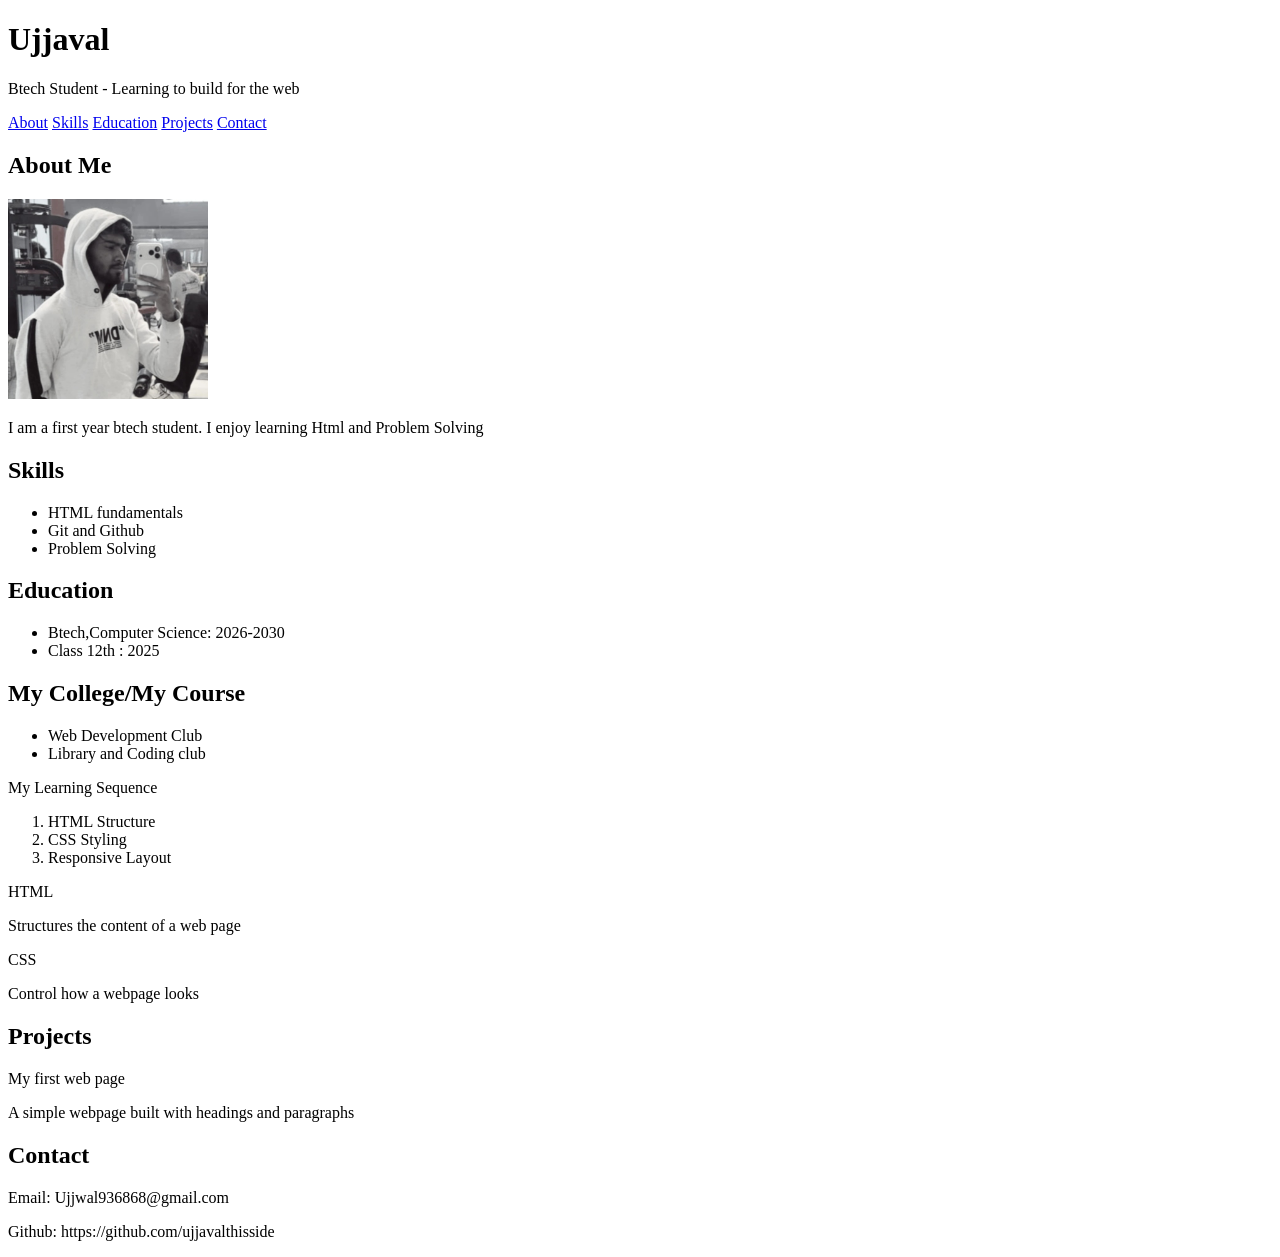
<file: Assignment-1/index.html>
<!DOCTYPE html>
<html lang="en">
<head>
    <meta charset="UTF-8">
    <meta name="viewport" content="width=device-width, initial-scale=1.0">
    <title>Portfolio </title>
</head>
<body>
    <header>
    <h1>Ujjaval</h1>

    <p>Btech Student - Learning to build for the web</p>
    <nav>
        <a href="#about">About</a>
        <a href="#skills">Skills</a>
        <a href="#education">Education</a>
        <a href="#projects">Projects</a>
        <a href="#contact">Contact</a>


    </nav>
</header>
<main>
    <section id ="about">
    <h2>About Me</h2>
    <img src="src/myimage.jpg.jpeg" alt="myimage" width="200px"/>
    <p>I am a first year btech student. I enjoy learning Html and Problem Solving</p>
    </section>
    <section id ="skills" >
    <h2>Skills</h2>
    <ul>
        <li> HTML fundamentals</li>
        <li> Git and Github</li>
        <li>Problem Solving</li>
    </ul>
    </section>
    <section id ="education">
    <h2>Education</h2>
    <ul>
        <li>Btech,Computer Science: 2026-2030</li>
        <li>Class 12th : 2025</li>
    </ul>
</section>
<section>
    <h2>My College/My Course</h2>
    <ul>
        <li>Web Development Club</li>
        <li>Library and Coding club</li>
    </ul>
    <p>My Learning Sequence</p>
    <ol>
        <li>HTML Structure</li>
        <li>CSS Styling</li>
        <li>Responsive Layout</li>
    </ol>
    <dl>
        <dt>HTML</dt>
        <dl> Structures the content of a web page</dl>
        <dt>CSS</dt>
        <dl> Control how a webpage looks</dl>
    </dl>
</section>
<section id ="projects">
    <h2>Projects</h2>

    <p>My first web page</p>
    <p>A simple webpage built with headings and paragraphs</p>
    </section>
</main>
<footer id ="contact">
    <h2>Contact</h2>
    <p>Email: Ujjwal936868@gmail.com</p>
    <p>Github: https://github.com/ujjavalthisside</p>
    </footer>
</body>
</html>
</file>
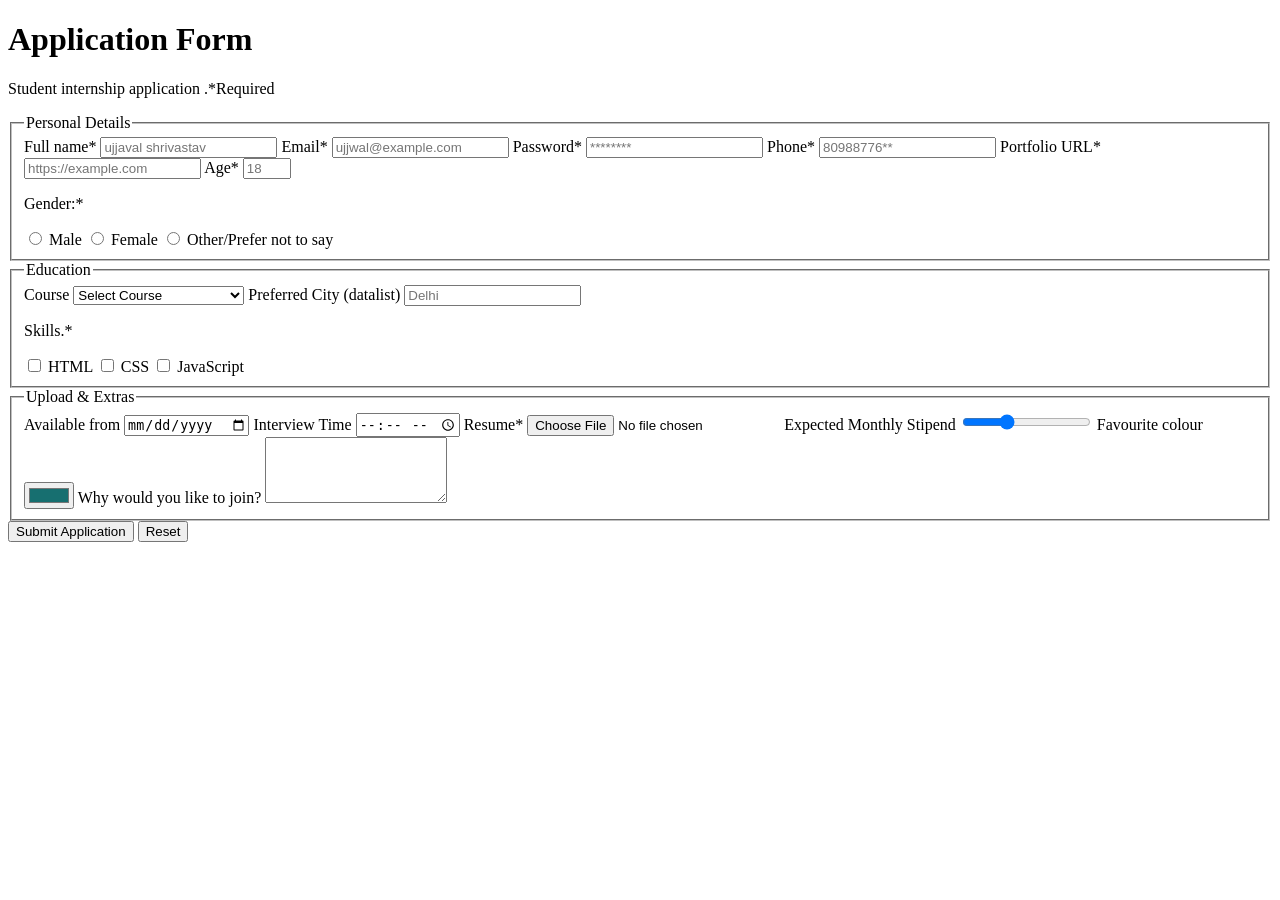
<file: Assignment-2/index.html>
<!DOCTYPE html>
<html lang="en">
<head>
    <meta charset="UTF-8">
    <meta name="viewport" content="width=device-width, initial-scale=1.0">
    <title>Student internship job</title>
</head>
<body>
    <h1>Application Form</h1>
    <p>Student internship application .*Required</p>
    <form id="applicationForm">
        <fieldset>
            <!--Personal Details-->
            <legend>Personal Details</legend>
        <label for="name"> Full name*</label>
        <input type="text" id="name" placeholder="ujjaval shrivastav" required/>
        
        <label for="email">Email*</label>
        <input type="email" id="email"  placeholder="ujjwal@example.com" required/>

        <label for="pass">Password*</label>
        <input type="password" id="pass" placeholder="********" required/>
        
        <label for="phone">Phone*</label>
        <input id="phone"  type="tel" placeholder="80988776**" pattern="[0-9]{10}" required/>
        
        <label for="url">Portfolio URL*</label>
        <input type="url" id="url" placeholder="https://example.com" required/>
        
        <label for="age">Age*</label>
        
        <input type="number" id="age" min="18" max="90" placeholder="18" required/>
        

       <p> Gender:*</p>
        <input id="male" type="radio" name="gender" value="male" required> 
        <label for="male">Male</label>
        <input id="female" type="radio" name="gender" value="Female" required> 
        <label for="female">Female</label>
        <input id="other" type="radio" name="gender" value="other/prefer not to say" required>
        <label for="other"> Other/Prefer not to say </label>

</fieldset>
<fieldset>
    <!--Education-->
    <legend>Education</legend>
    <label for="course" >Course</label>
    <select id="course" required>
        <option value="">Select Course</option>
        <option>Btech-Computer Science</option>
    <option>BCA</option>
    <option>MCA</option>
    <option>BBA</option>


    </select>
    
    <label for="city">Preferred City (datalist)</label>
            <input type="text" id="city" list="cities" placeholder="Delhi">

            <datalist id="cities">
                <option value="Delhi">
                <option value="Noida">
                <option value="Mumbai">
                <option value="Bangalore">
                <option value="Lucknow">
            </datalist>
            
            <p>Skills.*</p>
            <input type="checkbox" id="html" value="HTML"/>
            <label for="html">HTML</label>
            <input type="checkbox" id="css" value="CSS"/>
            <label for="css">CSS</label>
            <input type="checkbox" id="js" value="JavaScript"/>
            <label for="js">JavaScript</label>

</fieldset>
<fieldset>
    <legend>Upload & Extras</legend>
    <label for="av">Available from</label>
    <input type="date" id="av" placeholder="15/11/2026"/>
    
    <label for="time">Interview Time</label>
    <input id="time" type="time" placeholder="10:30 pm"/>
    
    <label for="resume">Resume*</label>
    <input id="resume" type="file" required/>
    
    <label for="stipend">Expected Monthly Stipend</label>
    <input id="stipend" type="range" min="5000" max="20000" step="1000" value="10000"/>
    
    <label for="color">Favourite colour</label>
    <input type="color" id="color" value="#176f70">
    
    <label for="reason">Why would you like to join?</label>
    <textarea id="reason" rows="4" placeholder="Write your reason here"> </textarea>
    


</fieldset>
<button type="submit"> Submit Application </button>
<button type="reset">Reset</button>
    </form>
</body>
</html>
</file>
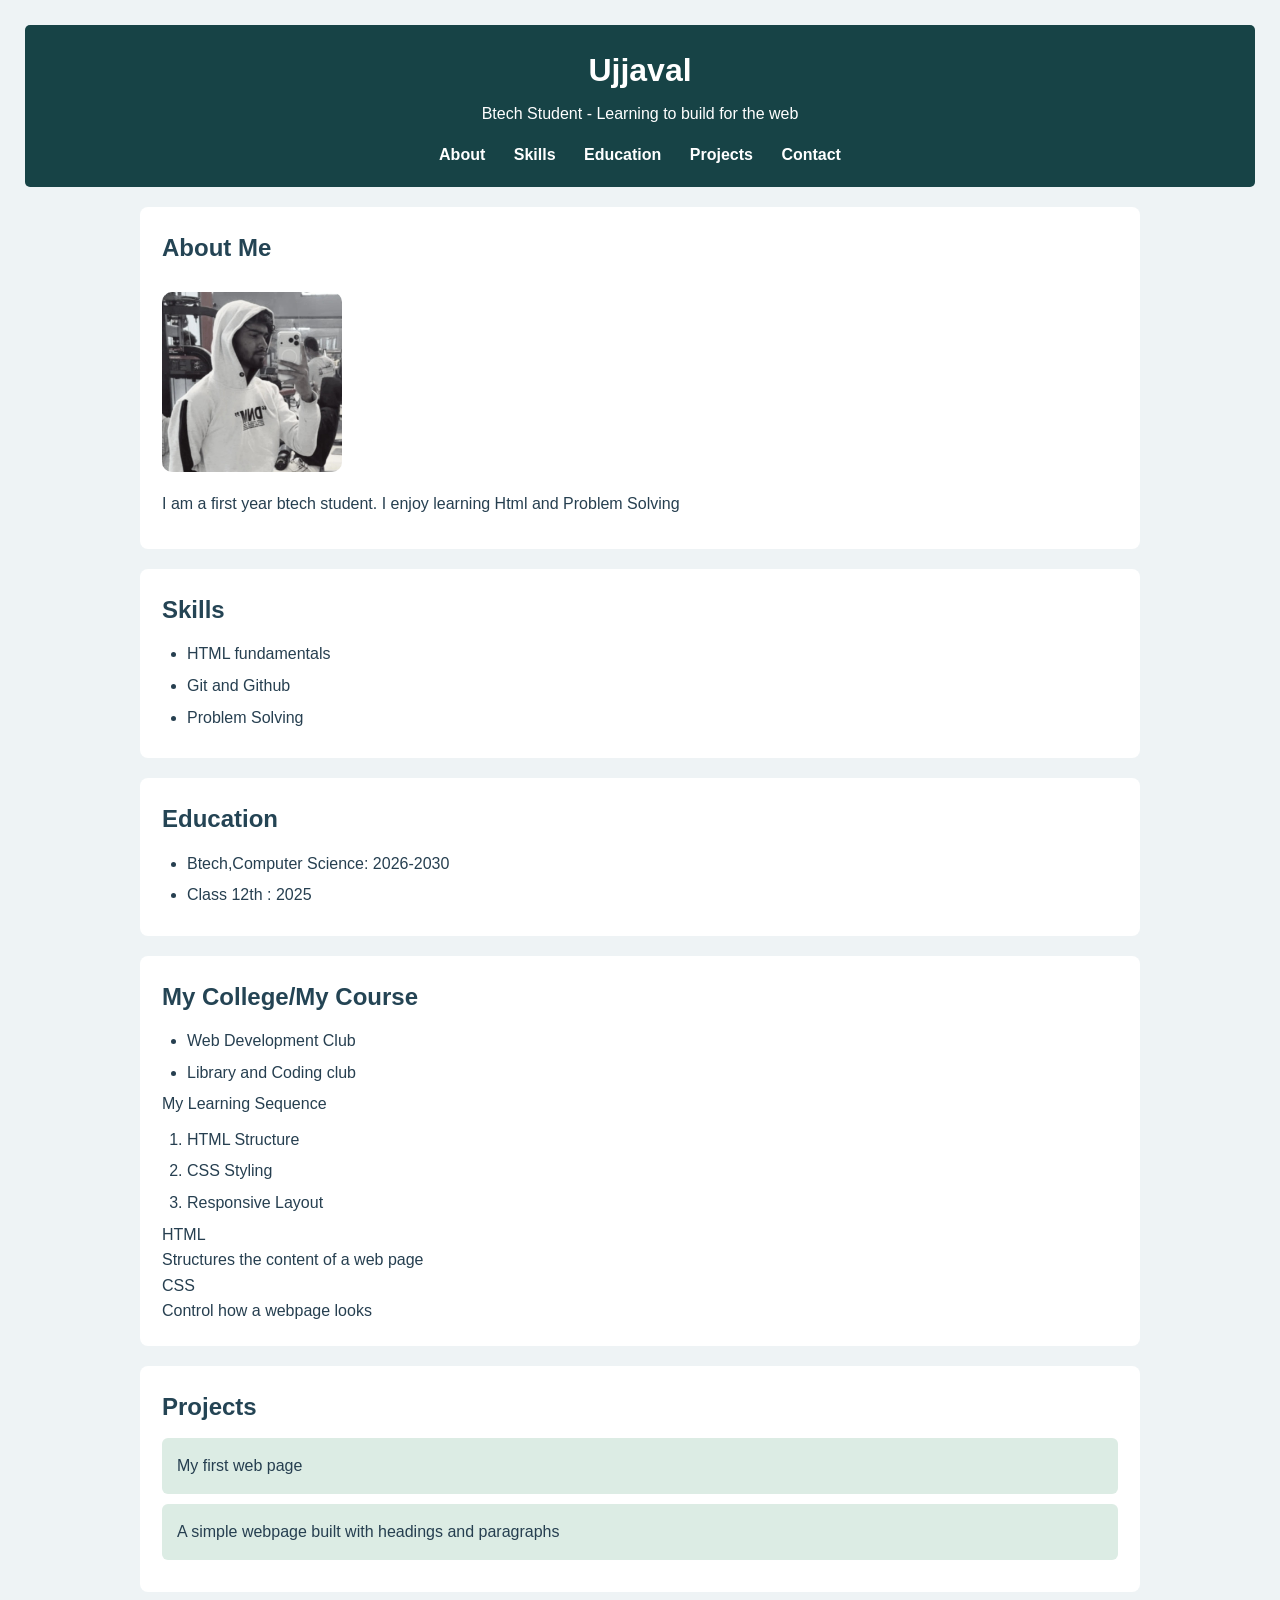
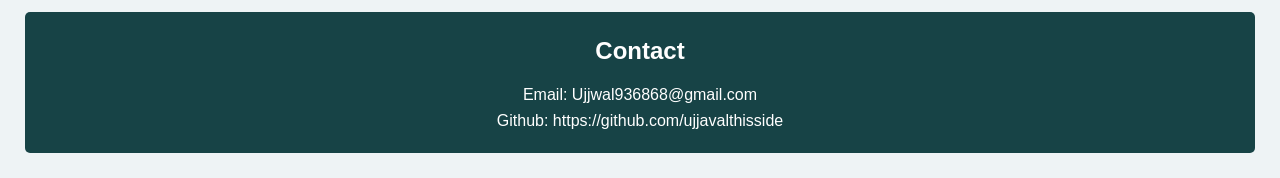
<file: Assignment-4/index.html>
<!DOCTYPE html>
<html lang="en">
<head>
    <meta charset="UTF-8">
    <meta name="viewport" content="width=device-width, initial-scale=1.0">
    <title>Portfolio - Stage 6</title>
  <link rel="stylesheet" href="style.css" />
</head>
<body>
    <header>
    <h1>Ujjaval</h1>

    <p>Btech Student - Learning to build for the web</p>
    <nav>
        <a href="#about">About</a>
        <a href="#skills">Skills</a>
        <a href="#education">Education</a>
        <a href="#projects">Projects</a>
        <a href="#contact">Contact</a>


    </nav>
</header>
<main>
    <section id ="about">
    <h2>About Me</h2>
    <img src="src/myimage.jpg.jpeg" alt="myimage" width="200px"/>
    <p>I am a first year btech student. I enjoy learning Html and Problem Solving</p>
    </section>
    <section id ="skills" >
    <h2>Skills</h2>
    <ul>
        <li> HTML fundamentals</li>
        <li> Git and Github</li>
        <li>Problem Solving</li>
    </ul>
    </section>
    <section id ="education">
    <h2>Education</h2>
    <ul>
        <li>Btech,Computer Science: 2026-2030</li>
        <li>Class 12th : 2025</li>
    </ul>
</section>
<section>
    <h2>My College/My Course</h2>
    <ul>
        <li>Web Development Club</li>
        <li>Library and Coding club</li>
    </ul>
    <p>My Learning Sequence</p>
    <ol>
        <li>HTML Structure</li>
        <li>CSS Styling</li>
        <li>Responsive Layout</li>
    </ol>
    <dl>
        <dt>HTML</dt>
        <dl> Structures the content of a web page</dl>
        <dt>CSS</dt>
        <dl> Control how a webpage looks</dl>
    </dl>
</section>
<section id ="projects">
    <h2>Projects</h2>

    <p>My first web page</p>
    <p>A simple webpage built with headings and paragraphs</p>
    </section>
</main>
<footer id ="contact">
    <h2>Contact</h2>
    <p>Email: Ujjwal936868@gmail.com</p>
    <p>Github: https://github.com/ujjavalthisside</p>
    </footer>
</body>
</html>
</file>
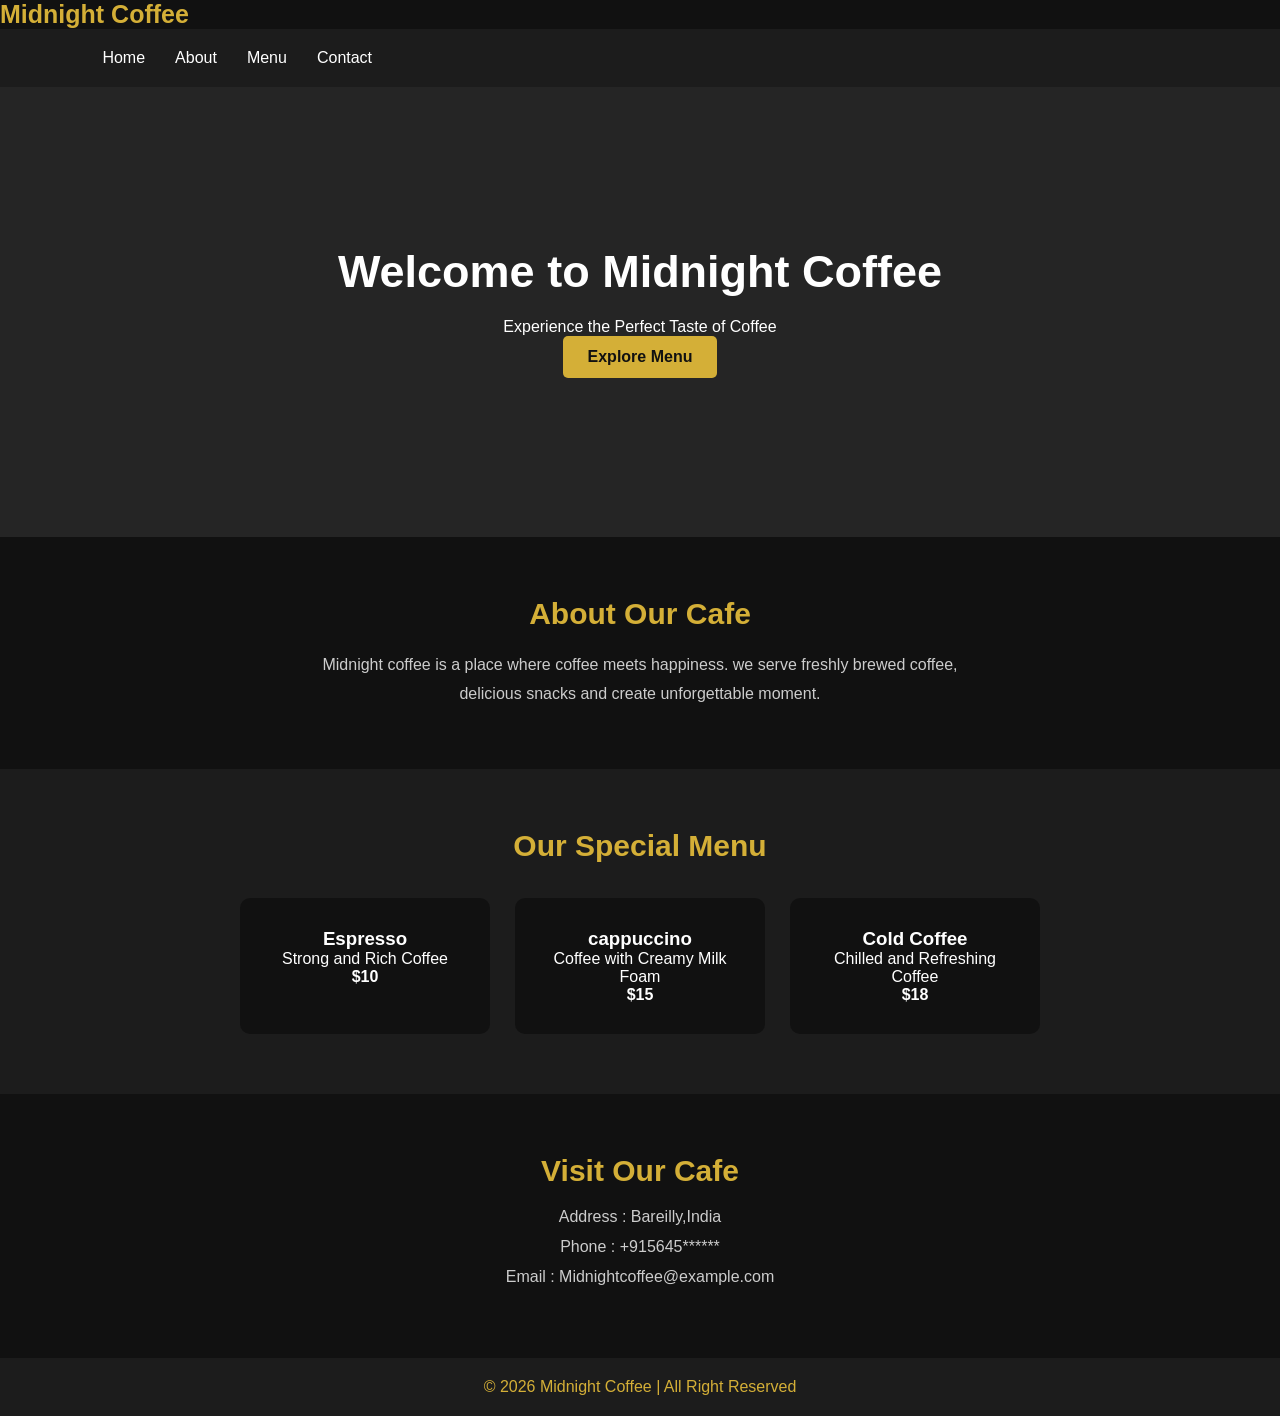
<file: Assignment-5/index.html>
<!DOCTYPE html>
<html lang="en">
<head>
  <meta charset="UTF-8">
  <meta name="viewport" content="width=device-width, initial-scale=1.0">
  <title>Midnight Coffee</title>
  <link rel="stylesheet" href="style.css">
</head>
<body>
  <header>
    <h1 class="logo">Midnight Coffee</h1>

    <nav class="navbar">
 <ul>
  <li><a href="#home">Home</a></li>
  <li><a href="#about">About</a></li>
  <li><a href="#menu">Menu</a></li>
  <li><a href="#contact">Contact</a></li>

 </ul>
    </nav>
  </header>
    <section class="hero" id="home">
      <div class="hero-content">
<h1>Welcome to <span>Midnight Coffee</span></h1>
<p>Experience the Perfect Taste of Coffee</p>
<a href="#menu" class="btn" >Explore Menu</a>
      </div>
    </section>
<section class="about" id="about">
  <h2>About Our Cafe</h2> 
  <p>
     Midnight coffee is a place where
coffee meets happiness.
                      we serve freshly brewed 
     coffee, delicious snacks
                          and create unforgettable moment.
  </p>


</section>
<section class="menu" id="menu"> 
  <h2>Our Special Menu</h2>
  <div class="menu-container">
    <div class="menu-card">
      <h3>Espresso</h3>
      <p>Strong and Rich Coffee</p>
      <h4>$10</h4>

    </div>
    <div class="menu-card">
      <h3>cappuccino</h2>
        <p>Coffee with Creamy Milk Foam</p>
        <h4>$15</h4>

    </div>
    <div class="menu-card">
      <h3>Cold Coffee</h2>
        <p>Chilled and Refreshing Coffee</p>
        <h4>$18</h4>

    </div>
     </div>

</section>
<section class="contact" id="contact">
  <h2> Visit Our Cafe</h2>
  <p>Address : Bareilly,India</p>
  <p>Phone : +915645******</p>
<p>Email : Midnightcoffee@example.com</p>

</section>
<footer>
  <p> &copy 2026 Midnight Coffee | All Right Reserved</p>
</footer>
  
</body>
</html>
</file>
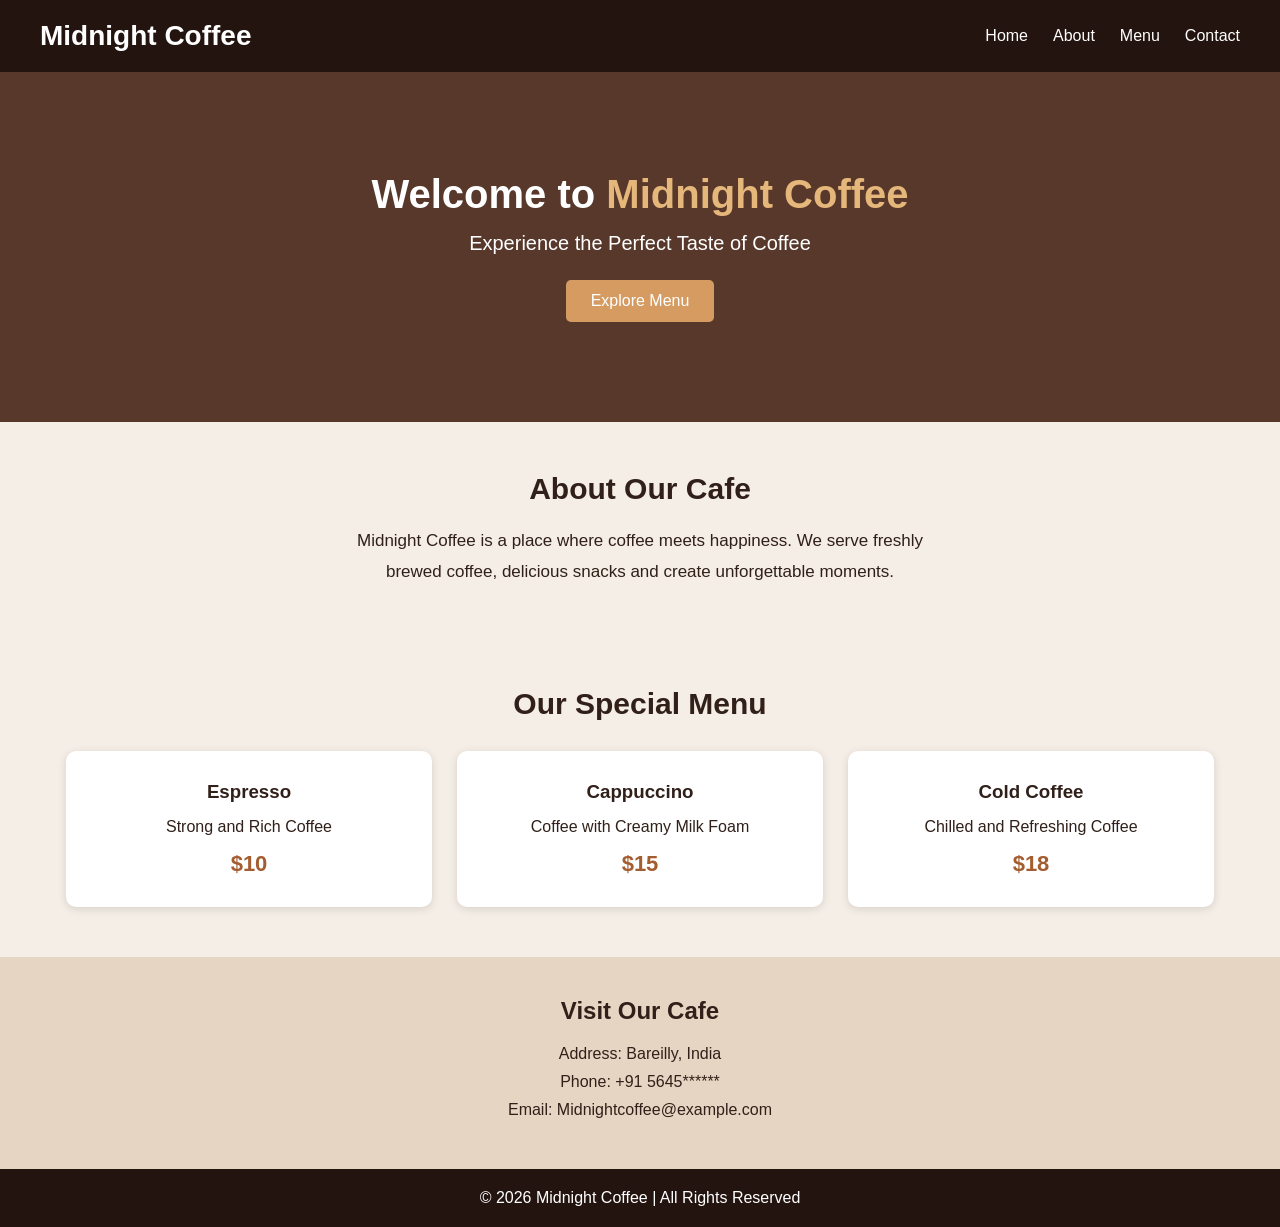
<file: Assignment-8/index.html>
<!DOCTYPE html>
<html lang="en">

<head>
    <meta charset="UTF-8">
    <meta name="viewport" content="width=device-width, initial-scale=1.0">

    <title>Midnight Coffee</title>

    <link rel="stylesheet" href="style.css">
</head>

<body>

   

    <header>

        <h1 class="logo">Midnight Coffee</h1>

        <nav class="navbar">
            <ul>
                <li><a href="#home">Home</a></li>
                <li><a href="#about">About</a></li>
                <li><a href="#menu">Menu</a></li>
                <li><a href="#contact">Contact</a></li>
            </ul>
        </nav>

    </header>

    

    <section class="hero" id="home">

        <div class="hero-content">

            <h1>Welcome to <span>Midnight Coffee</span></h1>

            <p>Experience the Perfect Taste of Coffee</p>

            <a href="#menu" class="btn">Explore Menu</a>

        </div>

    </section>

   

    <section class="about" id="about">

        <h2>About Our Cafe</h2>

        <p>
            Midnight Coffee is a place where
            coffee meets happiness. We serve
            freshly brewed coffee, delicious snacks
            and create unforgettable moments.
        </p>

    </section>

    

    <section class="menu" id="menu">

        <h2>Our Special Menu</h2>

        <div class="menu-container">

            <div class="menu-card">
                <h3>Espresso</h3>
                <p>Strong and Rich Coffee</p>
                <h4>$10</h4>
            </div>

            <div class="menu-card">
                <h3>Cappuccino</h3>
                <p>Coffee with Creamy Milk Foam</p>
                <h4>$15</h4>
            </div>

            <div class="menu-card">
                <h3>Cold Coffee</h3>
                <p>Chilled and Refreshing Coffee</p>
                <h4>$18</h4>
            </div>

        </div>

    </section>

    

    <section class="contact" id="contact">

        <h2>Visit Our Cafe</h2>

        <p>Address: Bareilly, India</p>

        <p>Phone: +91 5645******</p>

        <p>Email: Midnightcoffee@example.com</p>

    </section>

    

    <footer>

        <p>&copy; 2026 Midnight Coffee | All Rights Reserved</p>

    </footer>

</body>
</html>
</file>
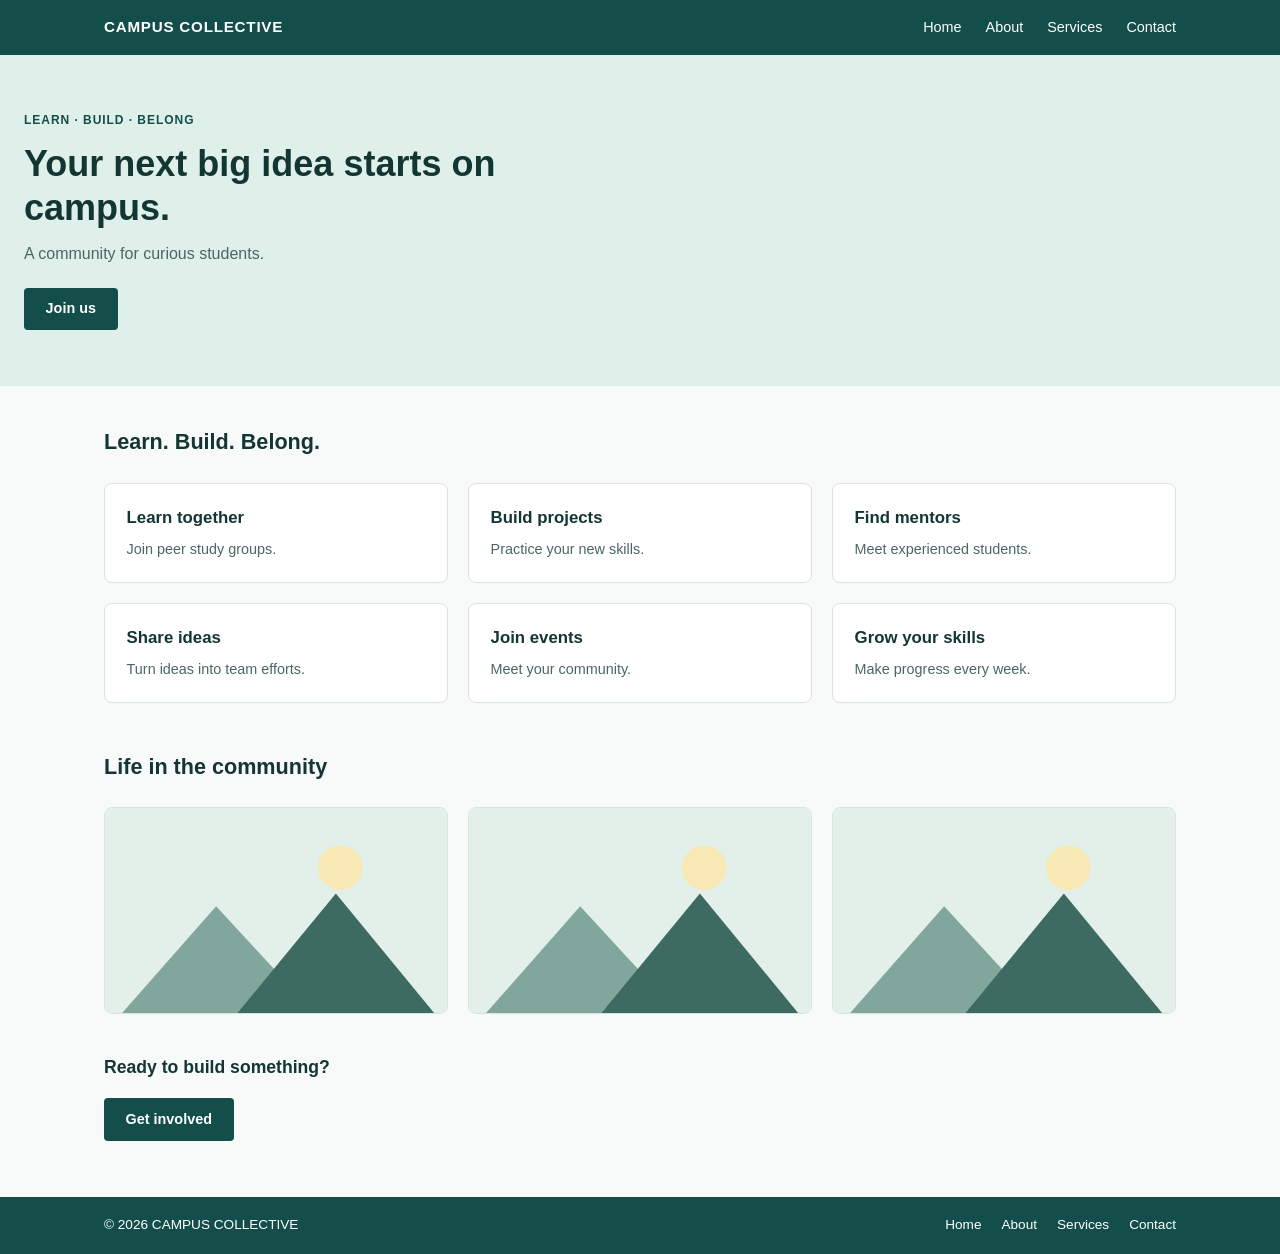
<file: Assignment-9/index.html>
<!DOCTYPE html>
<html lang="en">
<head>
  <meta charset="UTF-8" />
  <meta name="viewport" content="width=device-width, initial-scale=1.0" />
  <meta name="description" content="Campus Collective - A community for curious students to learn, build projects, and belong." />
  <title>Campus Collective | Learn. Build. Belong.</title>
  <link rel="stylesheet" href="style.css" />
</head>
<body>
  <div class="page-layout">
    <!-- Navbar (Flexbox) -->
    <header class="site-header">
      <div class="container navbar">
        <a href="#" class="brand">CAMPUS COLLECTIVE</a>
        <nav aria-label="Primary Navigation">
          <ul class="nav-links">
            <li><a href="#home">Home</a></li>
            <li><a href="#about">About</a></li>
            <li><a href="#services">Services</a></li>
            <li><a href="#contact">Contact</a></li>
          </ul>
        </nav>
      </div>
    </header>

    <!-- Main Content -->
    <main id="home">
      <!-- Hero Section -->
      <section class="hero" aria-labelledby="hero-heading">
        <div class="container hero-content">
          <p class="eyebrow">LEARN &middot; BUILD &middot; BELONG</p>
          <h1 id="hero-heading">Your next big idea starts on campus.</h1>
          <p class="hero-subtitle">A community for curious students.</p>
          <a href="#contact" class="btn btn-primary">Join us</a>
        </div>
      </section>

      <!-- Features Section (CSS Grid + Flexbox Card Content) -->
      <section id="services" class="features-section" aria-labelledby="features-heading">
        <div class="container">
          <h2 id="features-heading" class="section-title">Learn. Build. Belong.</h2>
          
          <div class="features-grid">
            <article class="feature-card">
              <h3>Learn together</h3>
              <p>Join peer study groups.</p>
            </article>

            <article class="feature-card">
              <h3>Build projects</h3>
              <p>Practice your new skills.</p>
            </article>

            <article class="feature-card">
              <h3>Find mentors</h3>
              <p>Meet experienced students.</p>
            </article>

            <article class="feature-card">
              <h3>Share ideas</h3>
              <p>Turn ideas into team efforts.</p>
            </article>

            <article class="feature-card">
              <h3>Join events</h3>
              <p>Meet your community.</p>
            </article>

            <article class="feature-card">
              <h3>Grow your skills</h3>
              <p>Make progress every week.</p>
            </article>
          </div>
        </div>
      </section>

      <!-- Community Gallery Section (CSS Grid) -->
      <section id="about" class="gallery-section" aria-labelledby="gallery-heading">
        <div class="container">
          <h2 id="gallery-heading" class="section-title">Life in the community</h2>

          <div class="gallery-grid">
            <figure class="gallery-item">
              <img 
                src="data:image/svg+xml;utf8,<svg xmlns='http://www.w3.org/2000/svg' viewBox='0 0 400 240'><rect width='400' height='240' fill='%23e3efe9'/><circle cx='275' cy='70' r='26' fill='%23f7e8b4'/><polygon points='20,240 130,115 245,240' fill='%2381a69b'/><polygon points='155,240 270,100 385,240' fill='%233d6b61'/></svg>" 
                alt="Students collaborating during a campus hackathon workshop" 
              />
            </figure>

            <figure class="gallery-item">
              <img 
                src="data:image/svg+xml;utf8,<svg xmlns='http://www.w3.org/2000/svg' viewBox='0 0 400 240'><rect width='400' height='240' fill='%23e3efe9'/><circle cx='275' cy='70' r='26' fill='%23f7e8b4'/><polygon points='20,240 130,115 245,240' fill='%2381a69b'/><polygon points='155,240 270,100 385,240' fill='%233d6b61'/></svg>" 
                alt="Peer study group brainstorming project wireframes together" 
              />
            </figure>

            <figure class="gallery-item">
              <img 
                src="data:image/svg+xml;utf8,<svg xmlns='http://www.w3.org/2000/svg' viewBox='0 0 400 240'><rect width='400' height='240' fill='%23e3efe9'/><circle cx='275' cy='70' r='26' fill='%23f7e8b4'/><polygon points='20,240 130,115 245,240' fill='%2381a69b'/><polygon points='155,240 270,100 385,240' fill='%233d6b61'/></svg>" 
                alt="Student mentors hosting a weekly coding and design meetup" 
              />
            </figure>
          </div>

          <!-- Bottom CTA -->
          <div id="contact" class="cta-block">
            <h3>Ready to build something?</h3>
            <a href="#home" class="btn btn-primary">Get involved</a>
          </div>
        </div>
      </section>
    </main>

    <!-- Footer (Flexbox) -->
    <footer class="site-footer">
      <div class="container footer-content">
        <p class="copyright">&copy; 2026 CAMPUS COLLECTIVE</p>
        <ul class="footer-links">
          <li><a href="#home">Home</a></li>
          <li><a href="#about">About</a></li>
          <li><a href="#services">Services</a></li>
          <li><a href="#contact">Contact</a></li>
        </ul>
      </div>
    </footer>
  </div>
</body>
</html>
</file>
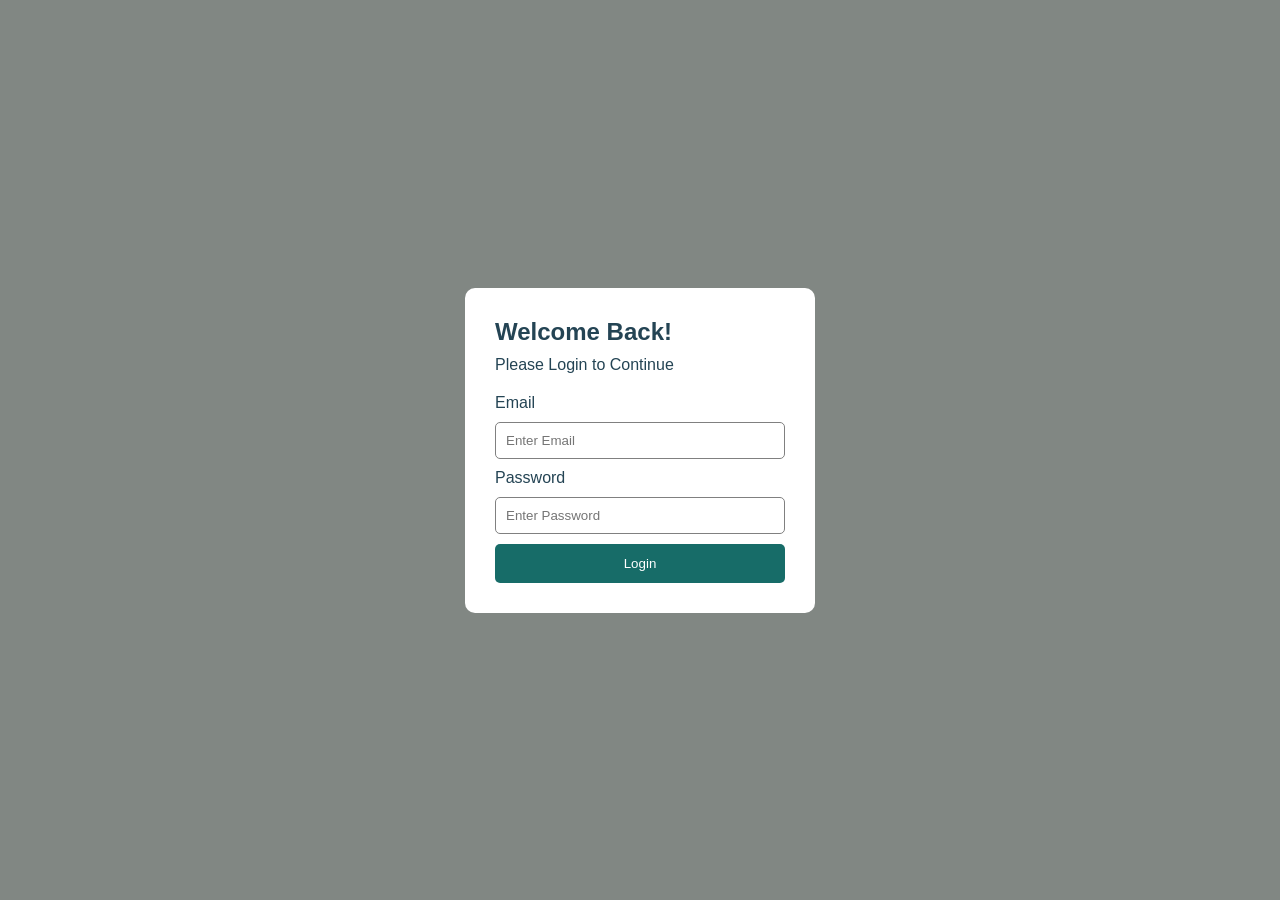
<file: Assignment-6/login.html>
<!DOCTYPE html>
<html>
<head>
    <title>Login Page</title>
    <link rel="stylesheet" href="style.css">
</head>
<body class="login-page">

<div class="login-box">
    <h2>Welcome Back!</h2>
    <p>Please Login to Continue</p>

    <form>
        <label>Email</label>
        <input type="email" placeholder="Enter Email">

        <label>Password</label>
        <input type="password" placeholder="Enter Password">

        <button type="submit">Login</button>
    </form>
</div>

</body>
</html>
</file>
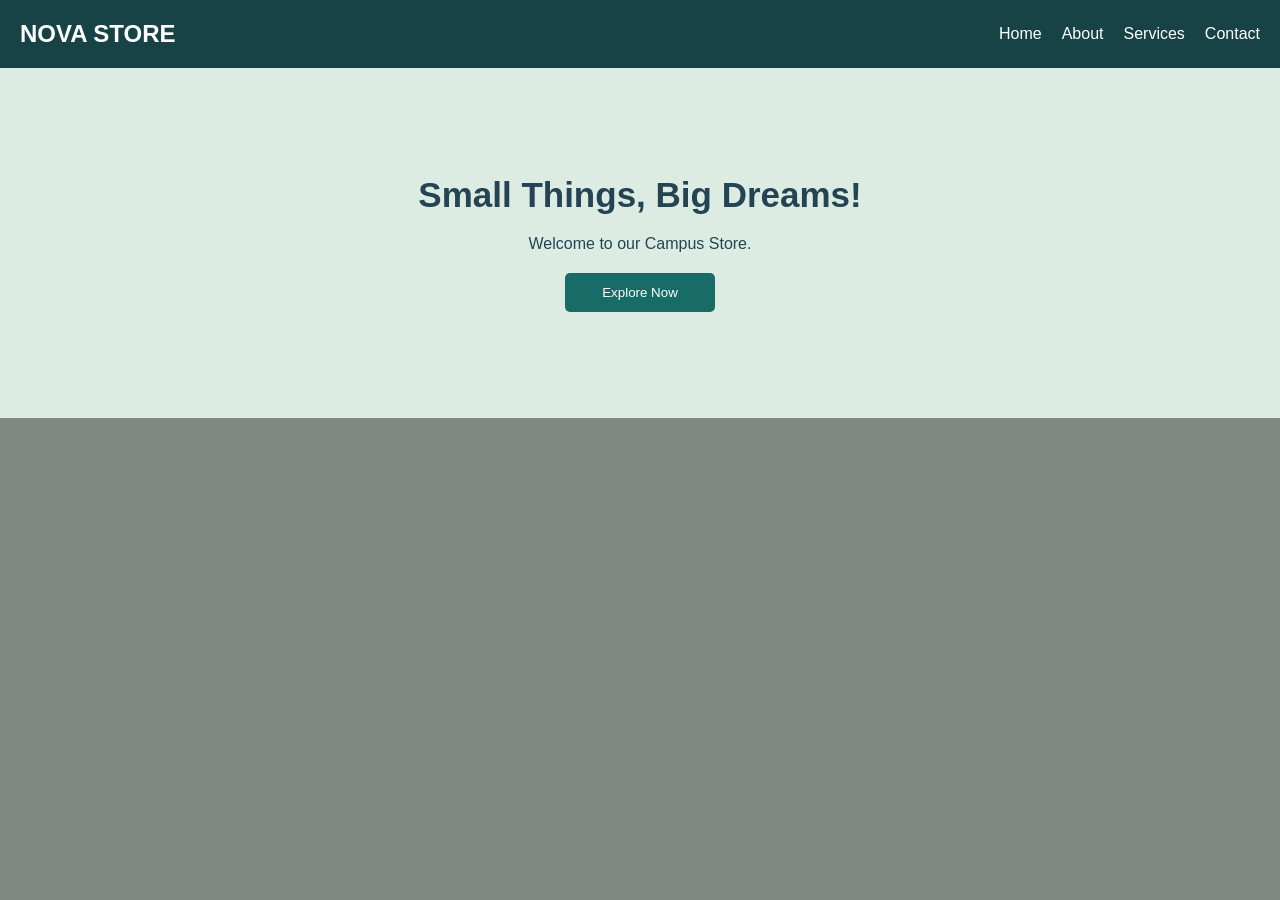
<file: Assignment-6/nav.html>
<!DOCTYPE html>
<html>
<head>
    <title>Campus Store</title>
    <link rel="stylesheet" href="style.css">
</head>
<body>

<header class="store-nav">
    <h2>NOVA STORE</h2>

    <nav>
        <a href="#">Home</a>
        <a href="#">About</a>
        <a href="#">Services</a>
        <a href="#">Contact</a>
    </nav>
</header>

<section class="hero">
    <h1>Small Things, Big Dreams!</h1>

    <p>Welcome to our Campus Store.</p>

    <button>Explore Now</button>
</section>

</body>
</html>
</file>
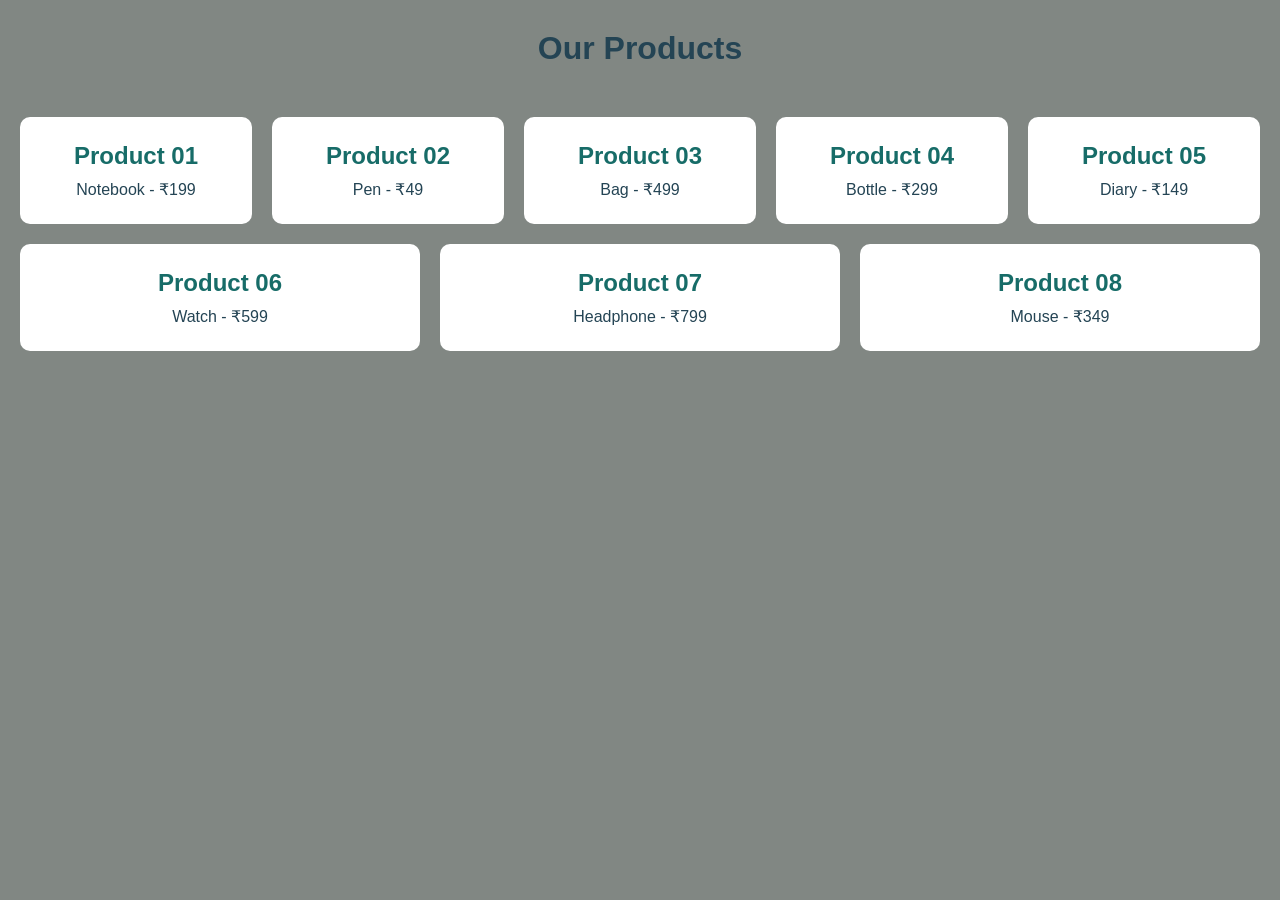
<file: Assignment-6/product.html>
<!DOCTYPE html>
<html>
<head>
    <title>Our Products</title>
    <link rel="stylesheet" href="style.css">
</head>
<body>

<h1 class="heading">Our Products</h1>

<div class="products">

    <div class="card">
        <h2>Product 01</h2>
        <p>Notebook - ₹199</p>
    </div>

    <div class="card">
        <h2>Product 02</h2>
        <p>Pen - ₹49</p>
    </div>

    <div class="card">
        <h2>Product 03</h2>
        <p>Bag - ₹499</p>
    </div>

    <div class="card">
        <h2>Product 04</h2>
        <p>Bottle - ₹299</p>
    </div>

    <div class="card">
        <h2>Product 05</h2>
        <p>Diary - ₹149</p>
    </div>

    <div class="card">
        <h2>Product 06</h2>
        <p>Watch - ₹599</p>
    </div>

    <div class="card">
        <h2>Product 07</h2>
        <p>Headphone - ₹799</p>
    </div>

    <div class="card">
        <h2>Product 08</h2>
        <p>Mouse - ₹349</p>
    </div>

</div>

</body>
</html>
</file>
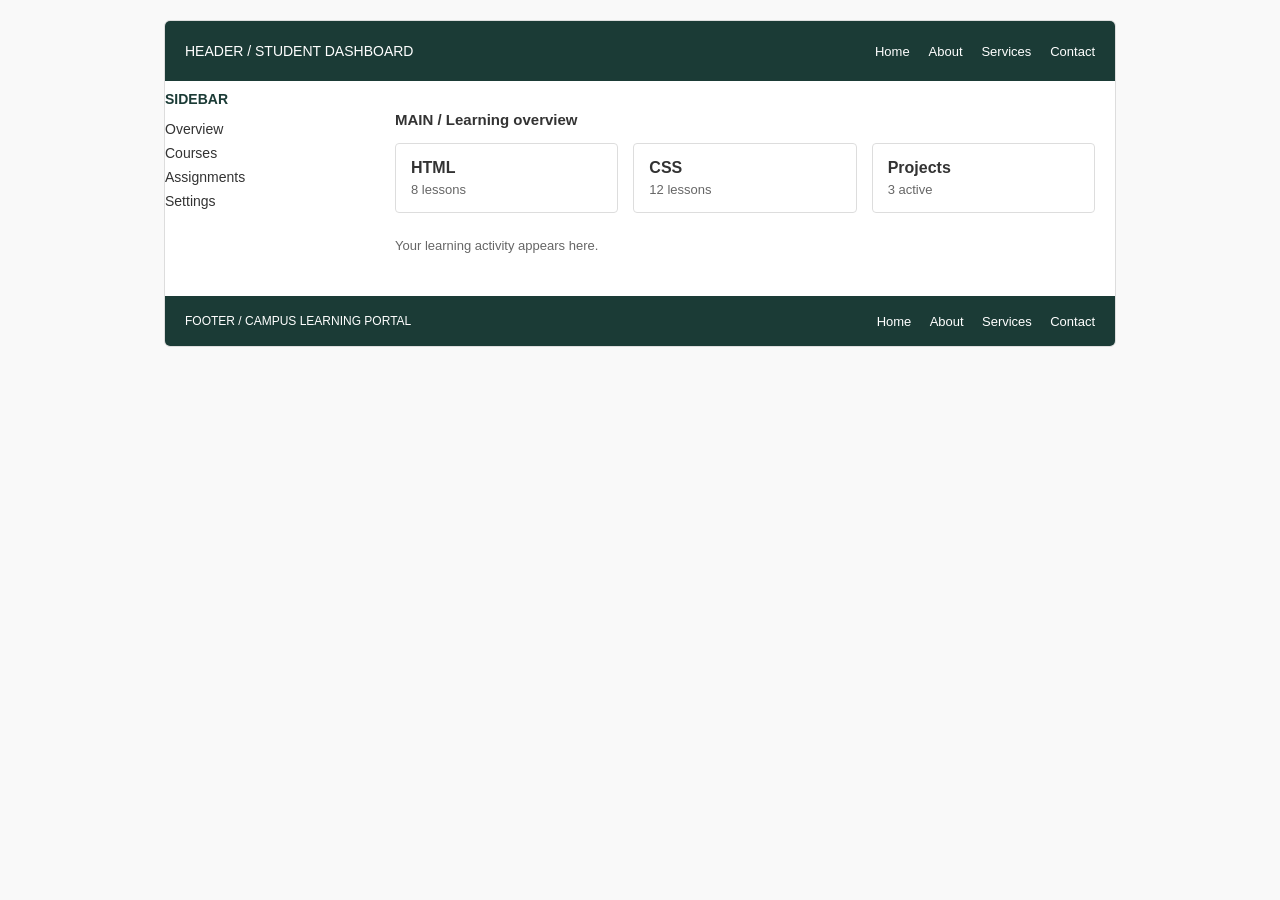
<file: Assignment-7/dashboard.html>
<!DOCTYPE html>
<html lang="en">
<head>
    <meta charset="UTF-8">
    <title>Dashboard</title>
    <link rel="stylesheet" href="dashboard.css">
</head>
<body>

    <div class="dashboard">
        
        <header>
            <span class="logo-text">HEADER / STUDENT DASHBOARD</span>
            <nav class="nav-links">
                <a href="#">Home</a>
                <a href="#">About</a>
                <a href="#">Services</a>
                <a href="#">Contact</a>
            </nav>
        </header>

        
        <aside>
            <h3>SIDEBAR</h3>
            <ul>
                <li>Overview</li>
                <li>Courses</li>
                <li>Assignments</li>
                <li>Settings</li>
            </ul>
        </aside>

       
        <main>
            <h3>MAIN / Learning overview</h3>
            <div class="cards">
                <div class="card-box">
                    <h4>HTML</h4>
                    <p>8 lessons</p>
                </div>
                <div class="card-box">
                    <h4>CSS</h4>
                    <p>12 lessons</p>
                </div>
                <div class="card-box">
                    <h4>Projects</h4>
                    <p>3 active</p>
                </div>
            </div>
            <p class="activity-text">Your learning activity appears here.</p>
        </main>

        
        <footer>
            <span>FOOTER / CAMPUS LEARNING PORTAL</span>
            <nav class="nav-links">
                <a href="#">Home</a>
                <a href="#">About</a>
                <a href="#">Services</a>
                <a href="#">Contact</a>
            </nav>
        </footer>
    </div>

</body>
</html>
</file>
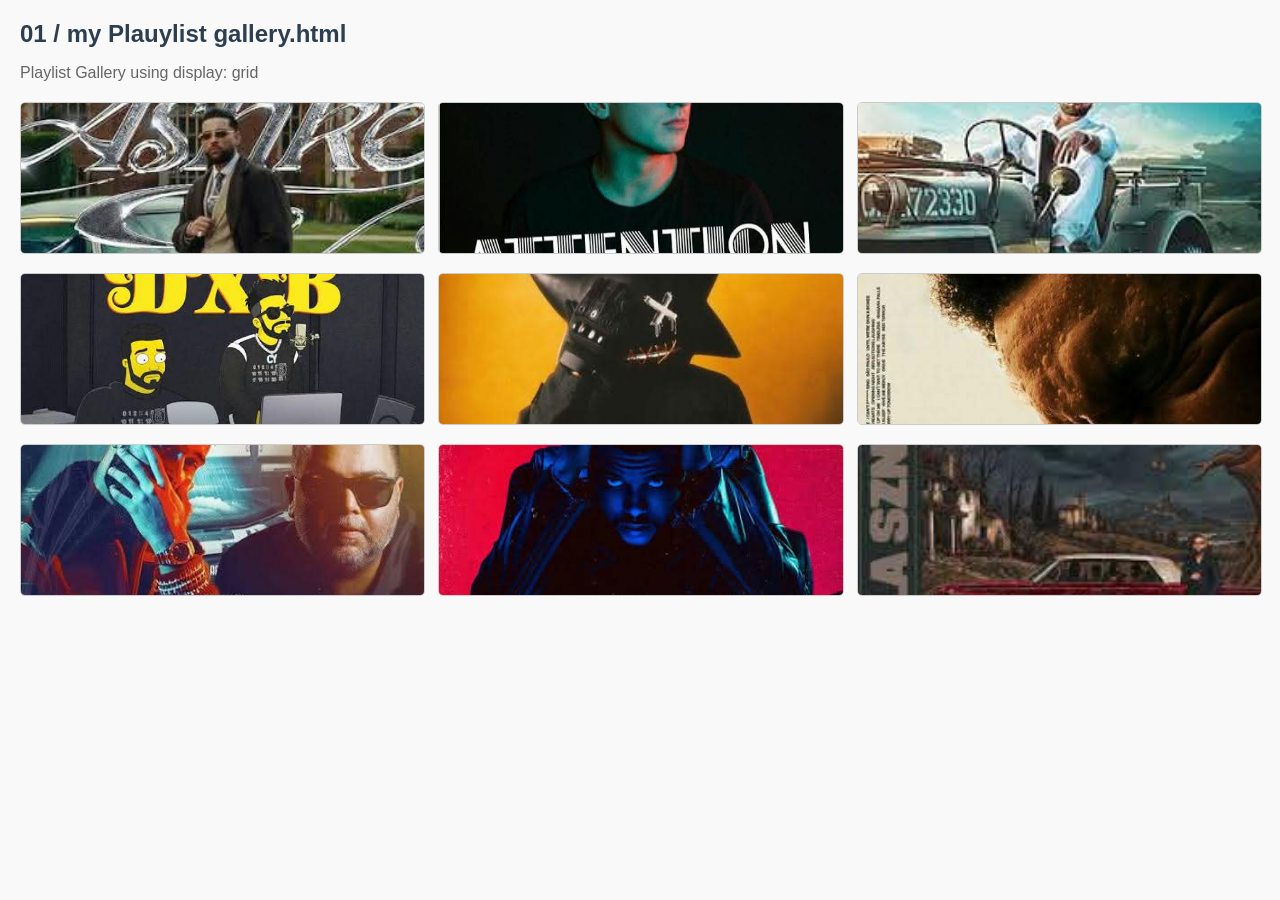
<file: Assignment-7/gallery.html>
<!DOCTYPE html>
<html lang="en">
<head>
    <meta charset="UTF-8">
    <title> My Playlist Gallery</title>
    <link rel="stylesheet" href="gallery.css">
</head>
<body>

    <h1>01 /  my Plauylist gallery.html</h1>
    <p>Playlist Gallery using display: grid</p>

    <div class="gallery-grid">
        <div class="gallery-item"><img src="src/ashke.jpeg" alt="Image 1"></div>
        <div class="gallery-item"><img src="src/attention.jpeg" alt="Image 2"></div>
        <div class="gallery-item"><img src="src/chittakurta.jpeg" alt="Image 3"></div>
        <div class="gallery-item"><img src="src/dxb.jpeg" alt="Image 4"></div>
        <div class="gallery-item"><img src="src/kathlagde.jpeg" alt="Image 5"></div>
        <div class="gallery-item"><img src="src/saopaulo.jpeg" alt="Image 6"></div>
        <div class="gallery-item"><img src="src/spaceship.jpeg" alt="Image 7"></div>
        <div class="gallery-item"><img src="src/starboy.jpeg" alt="Image 8"></div>
        <div class="gallery-item"><img src="src/straightup.jpeg" alt="Image 9"></div>
    </div>

</body>
</html>
</file>
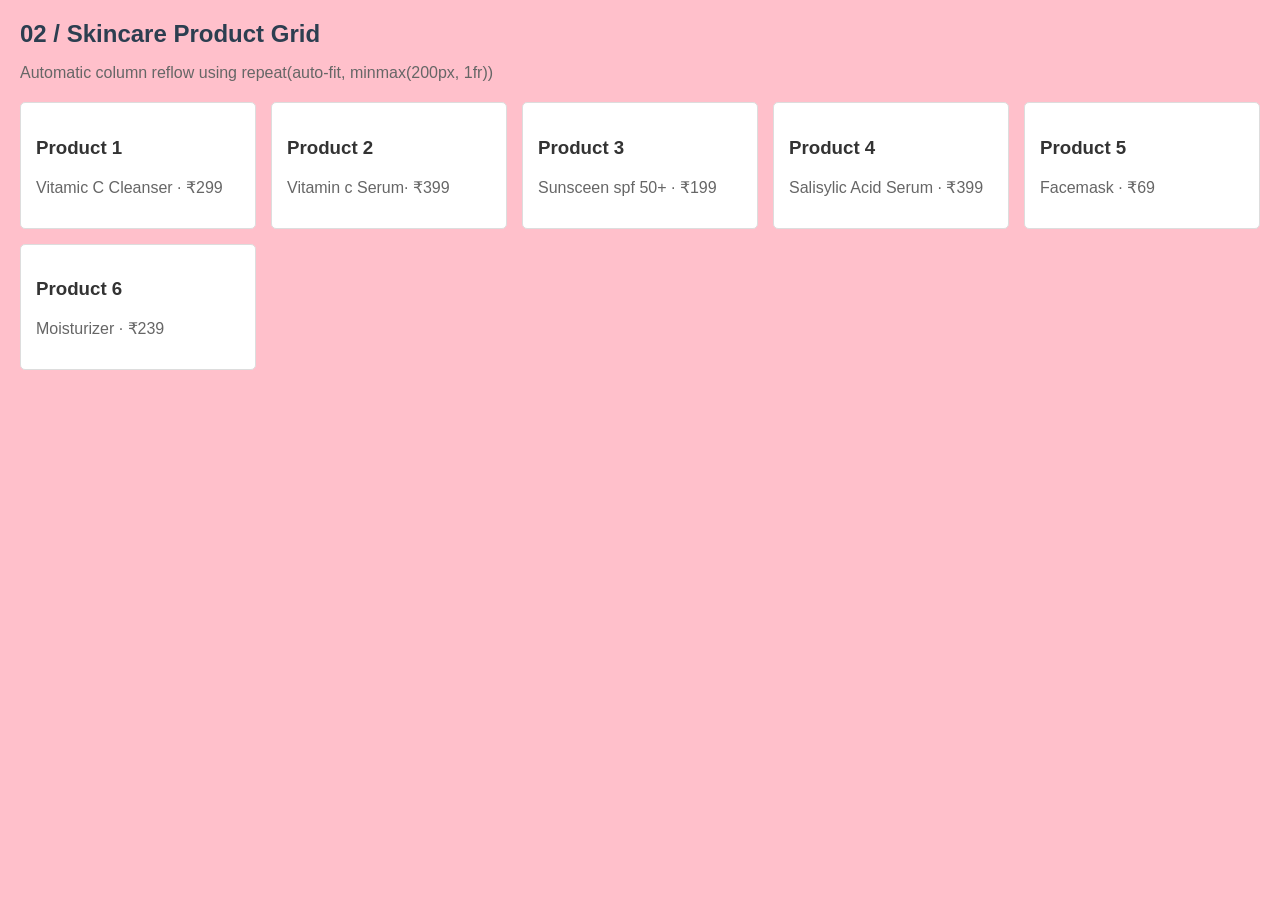
<file: Assignment-7/product.html>
<!DOCTYPE html>
<html lang="en">
<head>
    <meta charset="UTF-8">
    <title>Product Grid</title>
    <link rel="stylesheet" href="product.css">
</head>
<body>

    <h1>02 / Skincare Product Grid</h1>
    <p>Automatic column reflow using repeat(auto-fit, minmax(200px, 1fr))</p>

    <div class="product-grid">
        <div class="product-card">
            <h3>Product 1</h3>
            <p>Vitamic C Cleanser · ₹299</p>
        </div>
        <div class="product-card">
            <h3>Product 2</h3>
            <p> Vitamin c Serum· ₹399</p>
        </div>
        <div class="product-card">
            <h3>Product 3</h3>
            <p>Sunsceen spf 50+ · ₹199</p>
        </div>
        <div class="product-card">
            <h3>Product 4</h3>
            <p>Salisylic Acid Serum · ₹399</p>
        </div>
        <div class="product-card">
            <h3>Product 5</h3>
            <p>Facemask · ₹69</p>
        </div>
        <div class="product-card">
            <h3>Product 6</h3>
            <p>Moisturizer · ₹239</p>
        </div>
    </div>

</body>
</html>
</file>
<file: Assignment-4/style.css>
/* General Styling */
* {
    margin: 0;
    padding: 0;
    box-sizing: border-box;
}

body {
    font-family: Arial, sans-serif;
    background-color: #eef3f5;
    color: #263f50;
    line-height: 1.6;
    padding: 25px;
}

/* Header */
header {
    background-color: #174346;
    color: white;
    padding: 20px;
    text-align: center;
    border-radius: 5px;
}

header h1 {
    font-size: 32px;
    margin-bottom: 5px;
}

header p {
    margin-bottom: 15px;
}

/* Navigation */
nav {
    margin-top: 15px;
}

nav a {
    color: white;
    text-decoration: none;
    margin: 0 12px;
    font-weight: bold;
}

nav a:hover {
    color: #a9d5c4;
}

/* Main Sections */
main {
    max-width: 1000px;
    margin: auto;
}

section {
    background-color: white;
    margin: 20px 0;
    padding: 22px;
    border-radius: 8px;
}

h2 {
    color: #244454;
    margin-bottom: 12px;
}

section p {
    margin-bottom: 10px;
}

/* Profile Image */
#about img {
    width: 180px;
    height: 180px;
    object-fit: cover;
    border-radius: 10px;
    margin: 12px 0;
}

/* Lists */
ul, ol {
    padding-left: 25px;
}

li {
    margin-bottom: 6px;
}

/* Projects */
#projects p {
    background-color: #dcece4;
    padding: 15px;
    margin: 10px 0;
    border-radius: 6px;
}

/* Footer */
footer {
    background-color: #174346;
    color: white;
    text-align: center;
    padding: 20px;
    border-radius: 5px;
}

footer h2 {
    color: white;
}

/* Responsive Design */
@media (max-width: 600px) {
    body {
        padding: 10px;
    }

    header h1 {
        font-size: 25px;
    }

    nav a {
        display: inline-block;
        margin: 5px;
    }

    section {
        padding: 15px;
    }

    #about img {
        width: 140px;
        height: 140px;
    }
}
</file>
<file: Assignment-5/style.css>
:root{
    --black:#111111;
    --dark:#1c1c1c;
    --gold:#d4af37;
    --white:#ffffff;
    --gray:#cccccc;

}
*{
    margin:0;
    padding:0;
    box-sizing:border-box;
}
body{
    background-color: var(--black);
    color:var(--white);
    font-family: Arial, sans-serif;
}
.navbar{
    display: flex;
    justify-content: space-between;
    align-items: center;
    padding:20px 8%;
    background-color: var(--dark);
}
.logo{
    color:var(--gold);
    font-size:25px;
}
.navbar ul{
    display:flex;
    list-style: none;
    gap:30px;
}
.navbar ul li a{
    color:var(--white);
    text-decoration: none;
}
.hero{
    height:450px;
    display:flex;
    justify-content: center;
    align-items: center;
    text-align: center;
    background-color: #252525;
}
.hero-content h1{
    font-size: 45px;
    margin-bottom: 20px;
}
.hero content span{
    color:var(--gold);
}
.hero content p{
    color:var(--gray);
    font-size:18px;
    margin-bottom: 30px;
}
.btn{
    
    
    display: inline-block;
    background-color: var(--gold);
    color:var(--black);
    padding:12px 25px;
    text-decoration: none;
    border-radius: 5px;
    font-weight: bold;

}
.about{
    padding:60px 10%;
    text-align: center;

}
.about h2,
.menu h2,
.contact h2{
    color:var(--gold);
    font-size: 30px;
    margin-bottom: 20px;
}
.about p{
    color:var(--gray);
    line-height: 1.8;
    max-width: 700px;
    margin:auto;

}
.menu{
    padding:60px 8%;
    text-align: center;
    background-color: var(--dark);

}
.menu-container{
    display: flex;
    justify-content: center;
    gap:25px;
    margin-top: 35px;

}
.menu-card{
    background-color: var(--black);
    border:solid 1opx var(--gold);
    padding:30px 20px;
    width:250px;
    border-radius: 10px;
}
.menucard p{
    color:var(--gold);
    font-size: 22px;

}
.contact{
    padding: 60px 20px;
    text-align: center;
}
.contact p{
    color:var(--gray);
    margin:12px;

}
footer{
    background-color: var(--dark) ;
    text-align: center;
    padding: 20px;
    color: var(--gold);
}
</file>
<file: Assignment-8/style.css>
* {
    margin: 0;
    padding: 0;
    box-sizing: border-box;
}

body {
    font-family: Arial, sans-serif;
    background-color: #f5eee6;
    color: #302019;
}


header {
    background-color: #24140f;
    color: white;
    padding: 20px 40px;

    display: flex;
    justify-content: space-between;
    align-items: center;
}

.logo {
    font-size: 28px;
}

.navbar ul {
    display: flex;
    list-style: none;
    gap: 25px;
}

.navbar a {
    color: white;
    text-decoration: none;
    font-size: 16px;
}



.hero {
    background-color: #58382b;
    color: white;
    text-align: center;
    padding: 100px 20px;
}

.hero h1 {
    font-size: 40px;
    margin-bottom: 15px;
}

.hero span {
    color: #e6b77b;
}

.hero p {
    font-size: 20px;
    margin-bottom: 25px;
}

.btn {
    display: inline-block;
    background-color: #d69b61;
    color: white;
    padding: 12px 25px;
    text-decoration: none;
    border-radius: 5px;
}


.about {
    text-align: center;
    padding: 50px 20px;
}

.about h2 {
    font-size: 30px;
    margin-bottom: 20px;
}

.about p {
    font-size: 17px;
    line-height: 1.8;
    max-width: 600px;
    margin: auto;
}



.menu {
    text-align: center;
    padding: 50px 30px;
}

.menu h2 {
    font-size: 30px;
    margin-bottom: 30px;
}

.menu-container {
    display: flex;
    justify-content: center;
    gap: 25px;
}

.menu-card {
    background-color: white;
    padding: 30px;
    width: 30%;
    border-radius: 10px;
    box-shadow: 0 2px 8px #00000020;
}

.menu-card h3 {
    margin-bottom: 15px;
}

.menu-card p {
    margin-bottom: 15px;
}

.menu-card h4 {
    color: #a45d30;
    font-size: 22px;
}


.contact {
    background-color: #e7d5c3;
    text-align: center;
    padding: 40px 20px;
}

.contact h2 {
    margin-bottom: 20px;
}

.contact p {
    margin: 10px;
}



footer {
    background-color: #24140f;
    color: white;
    text-align: center;
    padding: 20px;
}


@media (max-width: 768px) {

    header {
        flex-direction: column;
        gap: 20px;
    }

    .menu-container {
        flex-wrap: wrap;
    }

    .menu-card {
        width: 45%;
    }

    .hero h1 {
        font-size: 32px;
    }

}



@media (max-width: 480px) {

    header {
        padding: 20px 10px;
    }

    .logo {
        font-size: 24px;
        text-align: center;
    }

    .navbar ul {
        flex-direction: column;
        text-align: center;
        gap: 12px;
    }

    .hero {
        padding: 60px 15px;
    }

    .hero h1 {
        font-size: 27px;
    }

    .hero p {
        font-size: 16px;
    }

    .about {
        padding: 35px 15px;
    }

    .about h2,
    .menu h2 {
        font-size: 25px;
    }

    .menu {
        padding: 35px 15px;
    }

    .menu-container {
        flex-direction: column;
    }

    .menu-card {
        width: 100%;
    }

    .contact {
        padding: 30px 10px;
    }

    footer {
        font-size: 13px;
    }

}
</file>
<file: Assignment-9/style.css>
/* =========================================
   CSS Variables
   ========================================= */
:root {
  --color-primary: #134e4a;
  --color-primary-hover: #0f3f3c;
  --color-hero-bg: #dff0ea;
  --color-page-bg: #f8faf9;
  --color-card-bg: #ffffff;
  --color-border: #d8e3df;
  --color-text-dark: #143633;
  --color-text-muted: #4b6663;
  --color-text-light: #ffffff;

  --font-family-base: -apple-system, BlinkMacSystemFont, "Segoe UI", Roboto, Helvetica, Arial, sans-serif;
  --radius-sm: 4px;
  --radius-md: 8px;
  --container-max: 1120px;
  --space-sm: 0.75rem;
  --space-md: 1.5rem;
  --space-lg: 2.5rem;
  --space-xl: 3.5rem;
}

/* =========================================
   Base Reset & Page Grid Layout
   ========================================= */
*,
*::before,
*::after {
  box-sizing: border-box;
  margin: 0;
  padding: 0;
}

body {
  font-family: var(--font-family-base);
  background-color: var(--color-page-bg);
  color: var(--color-text-dark);
  line-height: 1.5;
}

/* Grid for overall page layout */
.page-layout {
  min-height: 100vh;
  display: grid;
  grid-template-rows: auto 1fr auto;
}

.container {
  width: 100%;
  max-width: var(--container-max);
  margin: 0 auto;
  padding: 0 var(--space-md);
}

a {
  text-decoration: none;
  color: inherit;
}

ul {
  list-style: none;
}

/* =========================================
   Header & Navbar (Flexbox)
   ========================================= */
.site-header {
  background-color: var(--color-primary);
  color: var(--color-text-light);
  padding: 1rem 0;
}

.navbar {
  display: flex;
  justify-content: space-between;
  align-items: center;
  gap: 1rem;
}

.brand {
  font-weight: 700;
  font-size: 0.95rem;
  letter-spacing: 0.05em;
}

.nav-links {
  display: flex;
  align-items: center;
  gap: 1.5rem;
  font-size: 0.9rem;
}

.nav-links a:hover {
  text-decoration: underline;
}

/* =========================================
   Hero Section & Buttons (Flexbox)
   ========================================= */
.hero {
  background-color: var(--color-hero-bg);
  padding: var(--space-xl) 0;
}

.hero-content {
  display: flex;
  flex-direction: column;
  align-items: flex-start;
  gap: 0.85rem;
  max-width: 620px;
  margin-left: 0;
}

.eyebrow {
  font-size: 0.75rem;
  font-weight: 700;
  letter-spacing: 0.08em;
  color: var(--color-primary);
}

.hero h1 {
  font-size: 2.25rem;
  line-height: 1.2;
  color: var(--color-text-dark);
}

.hero-subtitle {
  font-size: 1rem;
  color: var(--color-text-muted);
}

/* Flexbox for Buttons */
.btn {
  display: inline-flex;
  align-items: center;
  justify-content: center;
  padding: 0.65rem 1.35rem;
  font-size: 0.9rem;
  font-weight: 600;
  border-radius: var(--radius-sm);
  cursor: pointer;
  transition: background-color 0.2s ease;
}

.btn-primary {
  background-color: var(--color-primary);
  color: var(--color-text-light);
  margin-top: 0.5rem;
}

.btn-primary:hover {
  background-color: var(--color-primary-hover);
}

/* =========================================
   Features Section (CSS Grid + Flexbox Cards)
   ========================================= */
.features-section {
  padding: var(--space-lg) 0 var(--space-md);
}

.section-title {
  font-size: 1.35rem;
  margin-bottom: var(--space-md);
  color: var(--color-text-dark);
}

/* Desktop: 3-column Grid */
.features-grid {
  display: grid;
  grid-template-columns: repeat(3, 1fr);
  gap: 1.25rem;
}

/* Flexbox for Card Content */
.feature-card {
  background-color: var(--color-card-bg);
  border: 1px solid var(--color-border);
  border-radius: var(--radius-md);
  padding: 1.35rem;
  display: flex;
  flex-direction: column;
  justify-content: space-between;
  gap: 0.5rem;
}

.feature-card h3 {
  font-size: 1.05rem;
  color: var(--color-text-dark);
}

.feature-card p {
  font-size: 0.9rem;
  color: var(--color-text-muted);
}

/* =========================================
   Gallery & CTA Section (CSS Grid)
   ========================================= */
.gallery-section {
  padding: var(--space-md) 0 var(--space-xl);
}

/* Desktop: 3-column Grid */
.gallery-grid {
  display: grid;
  grid-template-columns: repeat(3, 1fr);
  gap: 1.25rem;
  margin-bottom: var(--space-lg);
}

.gallery-item {
  border: 1px solid var(--color-border);
  border-radius: var(--radius-md);
  overflow: hidden;
  background-color: var(--color-card-bg);
}

.gallery-item img {
  display: block;
  width: 100%;
  height: auto;
}

.cta-block {
  display: flex;
  flex-direction: column;
  align-items: flex-start;
  gap: 0.6rem;
}

.cta-block h3 {
  font-size: 1.1rem;
  color: var(--color-text-dark);
}

/* =========================================
   Footer (Flexbox)
   ========================================= */
.site-footer {
  background-color: var(--color-primary);
  color: var(--color-text-light);
  padding: 1.15rem 0;
  font-size: 0.85rem;
}

.footer-content {
  display: flex;
  justify-content: space-between;
  align-items: center;
  gap: 1rem;
}

.footer-links {
  display: flex;
  align-items: center;
  gap: 1.25rem;
}

.footer-links a:hover {
  text-decoration: underline;
}

/* =========================================
   Breakpoint 1: Tablet (max-width: 900px)
   ========================================= */
@media (max-width: 900px) {
  .features-grid {
    grid-template-columns: repeat(2, 1fr);
  }

  .gallery-grid {
    grid-template-columns: repeat(2, 1fr);
  }

  .hero h1 {
    font-size: 1.9rem;
  }
}

/* =========================================
   Breakpoint 2: Mobile (max-width: 600px)
   ========================================= */
@media (max-width: 600px) {
  /* Stacked Mobile Menu */
  .navbar {
    flex-direction: column;
    align-items: flex-start;
    gap: 0.65rem;
  }

  .nav-links {
    flex-wrap: wrap;
    gap: 1rem;
  }

  .hero {
    padding: var(--space-lg) 0;
  }

  .hero h1 {
    font-size: 1.65rem;
  }

  /* Single-column content */
  .features-grid,
  .gallery-grid {
    grid-template-columns: 1fr;
  }

  .footer-content {
    flex-direction: column;
    align-items: flex-start;
    gap: 0.65rem;
  }
}
</file>
<file: Assignment-6/style.css>
/* Basic CSS */
* {
    margin: 0;
    padding: 0;
    box-sizing: border-box;
}

body {
    font-family: Arial, sans-serif;
    background-color: #818783;
    color: #244454;
}

/* Menu Page */
.menu {
    background-color: #174346;
    color: white;
    padding: 20px;

    display: flex;
    justify-content: space-between;
    align-items: center;
}
header{
    display: flex;
    justify-content: space-between;
    align-items: center;
    padding: 15px 30px;
    background-color: pink;
}
nav {
    display: flex;
    gap: 20px;
    
}

nav a {
    color: white;
    text-decoration: none;
}

nav a:hover {
    color: orange;
}

/* Login Page */
.login-page {
    min-height: 100vh;

    display: flex;
    justify-content: center;
    align-items: center;
}

.login-box {
    background-color: white;
    width: 350px;
    padding: 30px;
    border-radius: 10px;
}

.login-box h2 {
    margin-bottom: 10px;
}

.login-box p {
    margin-bottom: 20px;
}

.login-box form {
    display: flex;
    flex-direction: column;
    gap: 10px;
}

input {
    padding: 10px;
    border: 1px solid gray;
    border-radius: 5px;
}

button {
    background-color: #176c68;
    color: white;
    padding: 12px;
    border: none;
    border-radius: 5px;
    cursor: pointer;
}

/* Products Page */
.heading {
    text-align: center;
    margin: 30px;
}

.products {
    display: flex;
    flex-wrap: wrap;
    gap: 20px;
    padding: 20px;
}

.card {
    background-color: white;
    padding: 25px;
    border-radius: 10px;
    flex-grow: 1;
    flex-basis: 200px;
    text-align: center;
}

.card h2 {
    margin-bottom: 10px;
    color: #176c68;
}

/* Navbar Hero Page */
.store-nav {
    background-color: #174346;
    color: white;
    padding: 20px;

    display: flex;
    justify-content: space-between;
    align-items: center;
}

.hero {
    background-color: #dcece3;
    min-height: 350px;
    padding: 50px;

    display: flex;
    flex-direction: column;
    justify-content: center;
    align-items: center;
    gap: 20px;
    text-align: center;
}

.hero h1 {
    font-size: 35px;
}

.hero button {
    width: 150px;
}

/* Mobile Responsive */
@media (max-width: 600px) {

    .menu, .store-nav {
        flex-direction: column;
        gap: 15px;
    }

    nav {
        flex-wrap: wrap;
        justify-content: center;
    }

    .hero h1 {
        font-size: 25px;
    }

    .login-box {
        width: 90%;
    }
}
</file>
<file: Assignment-7/dashboard.css>
body {
    font-family: Arial, sans-serif;
    margin: 20px;
    background-color: #f9f9f9;
    color: #333;
}

.dashboard {
    display: grid;
    grid-template-areas: 
        "header header"
        "sidebar main"
        "footer footer";
    grid-template-columns: 200px 1fr;
    grid-template-rows: 60px auto 50px;
    gap: 10px;
    max-width: 950px;
    margin: 0 auto;
    border: 1px solid #ddd;
    background: #fff;
    border-radius: 6px;
    overflow: hidden;
}


header, footer {
    background: #1b3b36;
    color: white;
    padding: 0 20px;
    display: flex;
    justify-content: space-between;
    align-items: center;
    font-size: 14px;
}

header {
    grid-area: header;
}

footer {
    grid-area: footer;
    font-size: 12px;
}

/* Navbar Links Styling */
.nav-links a {
    color: white;
    text-decoration: none;
    margin-left: 15px;
    font-size: 13px;
}

.nav-links a:hover {
    text-decoration: underline;
}

/

aside {
    grid-area: sidebar;
    background: #e2ede8;
    padding: 15px;
}

aside h3 {
    font-size: 14px;
    margin-top: 0;
    color: #1b3b36;
}

aside ul {
    list-style: none;
    padding: 0;
    margin: 10px 0 0 0;
}

aside li {
    margin-bottom: 8px;
    font-size: 14px;
    cursor: pointer;
    color: #333;
}


main {
    grid-area: main;
    background: white;
    padding: 20px;
}

main h3 {
    font-size: 15px;
    margin-top: 0;
    color: #333;
}

.cards {
    display: grid;
    grid-template-columns: repeat(3, 1fr);
    gap: 15px;
    margin-top: 15px;
}

.card-box {
    background: #ffffff;
    padding: 15px;
    border: 1px solid #ddd;
    border-radius: 4px;
}

.card-box h4 {
    margin: 0 0 5px 0;
    color: #333;
}

.card-box p {
    margin: 0;
    color: #666;
    font-size: 13px;
}

.activity-text {
    margin-top: 25px;
    color: #666;
    font-size: 13px;
}
</file>
<file: Assignment-7/gallery.css>
body {
    font-family: Arial, sans-serif;
    margin: 20px;
    background-color: #f9f9f9;
    color: #333;
}

h1 {
    color: #2c3e50;
    font-size: 24px;
}

p {
    color: #666;
}

.gallery-grid {
    display: grid;
    grid-template-columns: repeat(3, 2fr);
    gap: 15px;
    margin-top: 20px;
}

.gallery-item img {
    width: 100%;
    height: 150px;
    object-fit: cover;
    border-radius: 5px;
    border: 1px solid #ccc;
}
</file>
<file: Assignment-7/product.css>
body {
    font-family: Arial, sans-serif;
    margin: 20px;
    background-color: pink;
    color: #333;
}

h1 {
    color: #2c3e50;
    font-size: 24px;
}

p {
    color: #666;
}

.product-grid {
    display: grid;
    grid-template-columns: repeat(auto-fit, minmax(200px, 1fr));
    gap: 15px;
    margin-top: 20px;
}

.product-card {
    background: #ffffff;
    padding: 15px;
    border: 1px solid #ddd;
    border-radius: 5px;
}
</file>
